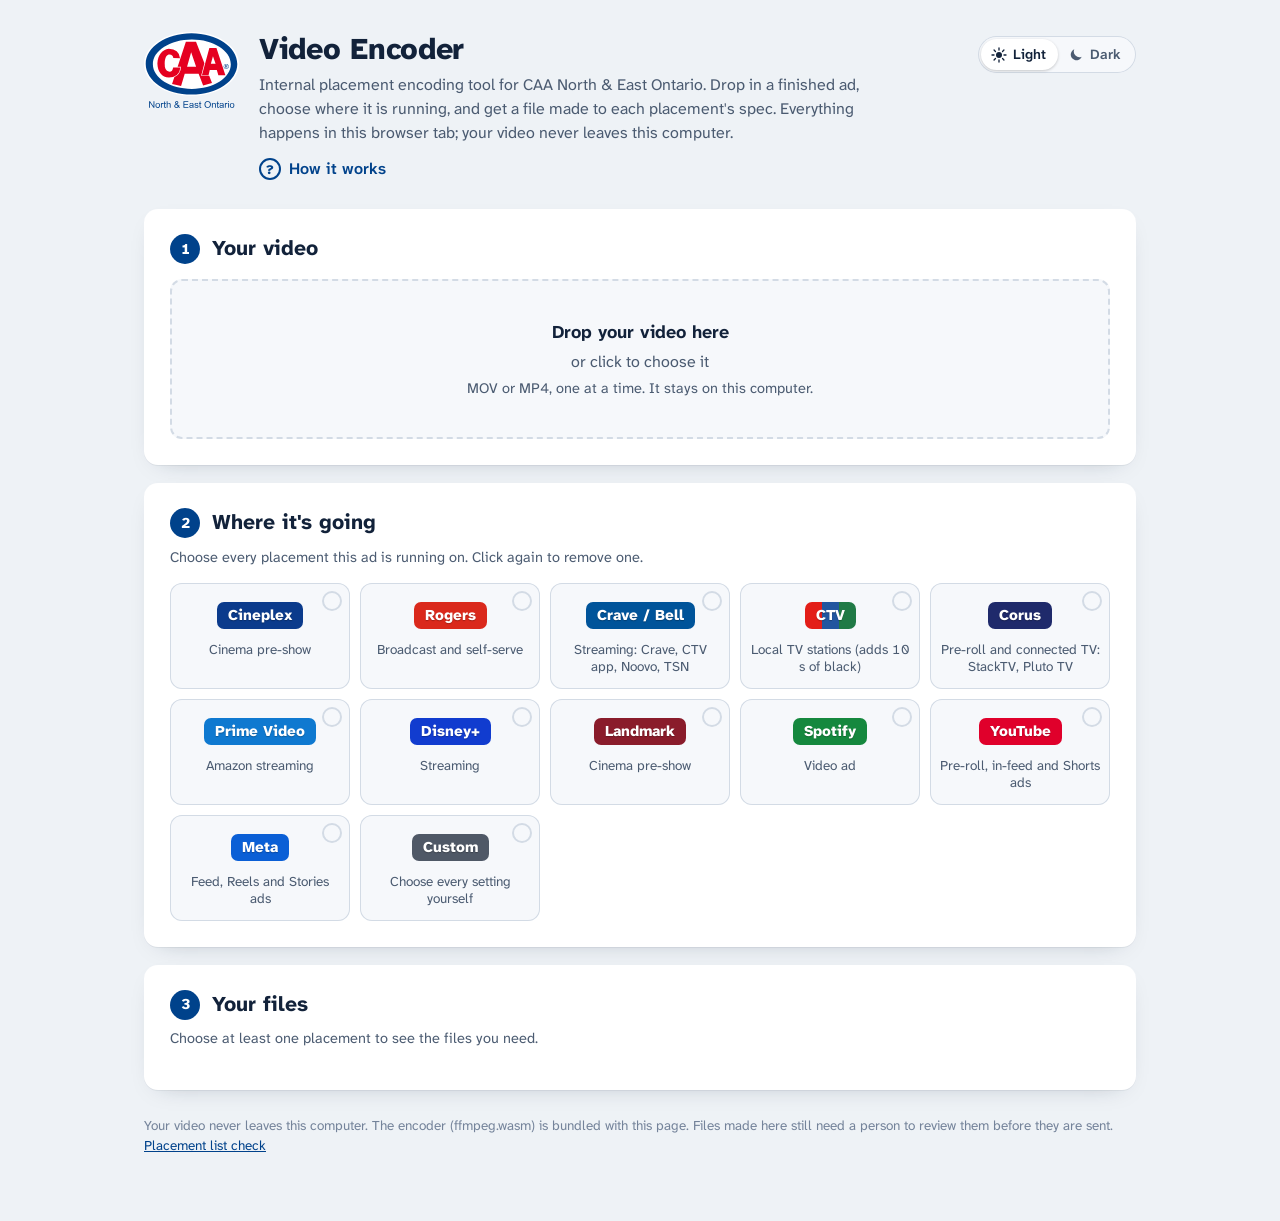
<file: index.html>
<!DOCTYPE html>
<html lang="en">
<head>
<meta charset="UTF-8">
<meta name="viewport" content="width=device-width, initial-scale=1.0">
<title>Video Encoder</title>
<script>
  // Theme before first paint: the saved choice, else the computer's setting.
  try { const t = localStorage.getItem('pe-theme'); if (t) document.documentElement.dataset.theme = t; } catch (e) {}
</script>
<link rel="stylesheet" href="css/app.css">
</head>
<body>
<div class="wrap">

<header class="top">
  <div class="head">
    <a class="brand" href="index.html" aria-label="CAA North &amp; East Ontario: Video Encoder home"><img class="logo logo-colour" src="img/caaneo-colour.svg" alt="CAA North &amp; East Ontario"><img class="logo logo-white" src="img/caaneo-white.svg" alt=""></a>
    <div>
    <h1>Video Encoder</h1>
    <p class="lede">Internal placement encoding tool for CAA North &amp; East Ontario. Drop in a finished ad, choose where it is running, and get a file made to each placement's spec. Everything happens in this browser tab; your video never leaves this computer.</p>
    <p class="lede-link"><a class="tool-link" href="guide.html" target="_blank" rel="noopener"><span class="q" aria-hidden="true">?</span>How it works<span class="sr-only"> (opens in a new tab)</span></a></p>
  </div></div>
  <nav class="top-tools" aria-label="Colour theme">
    <div class="theme-pick" role="group" aria-label="Colour theme">
      <button type="button" data-set-theme="light" aria-pressed="false"><svg viewBox="0 0 24 24" aria-hidden="true"><circle cx="12" cy="12" r="4.5" fill="currentColor"/><path d="M12 1.5v3M12 19.5v3M1.5 12h3M19.5 12h3M4.6 4.6l2.1 2.1M17.3 17.3l2.1 2.1M4.6 19.4l2.1-2.1M17.3 6.7l2.1-2.1" stroke="currentColor" stroke-width="2" stroke-linecap="round"/></svg>Light</button>
      <button type="button" data-set-theme="dark" aria-pressed="false"><svg viewBox="0 0 24 24" aria-hidden="true"><path d="M20.5 14.6A8.5 8.5 0 0 1 9.4 3.5a8.5 8.5 0 1 0 11.1 11.1z" fill="currentColor"/></svg>Dark</button>
    </div>
  </nav>
</header>

<div id="browser-msg" class="msgs"></div>

<!-- 1. VIDEO -->
<section class="step" id="step-video" aria-labelledby="h-video">
  <h2 id="h-video"><span class="n">1</span>Your video</h2>
  <div class="drop" id="drop" tabindex="0" role="button" aria-label="Choose a video file">
    <strong>Drop your video here</strong> or click to choose it
    <span class="hint">MOV or MP4, one at a time. It stays on this computer.</span>
    <input type="file" id="file" accept="video/*,.mov,.mp4,.m4v" hidden>
  </div>
  <div id="video-card" class="video-card" hidden>
    <div class="vc-head">
      <div><b id="vc-name"></b> <span class="hint" id="vc-size"></span></div>
      <button type="button" class="link" id="vc-replace">Choose another video</button>
    </div>
    <div id="vc-progress"></div>
    <div class="vc-body" id="vc-body" hidden>
      <div class="thumbs" id="vc-thumbs"></div>
      <dl class="facts" id="vc-facts"></dl>
    </div>
    <details class="tech"><summary>Technical details</summary><dl class="facts small" id="vc-tech"></dl></details>
  </div>
  <div id="video-msg" class="msgs"></div>
</section>

<!-- 2. PLACEMENTS -->
<section class="step" id="step-where" aria-labelledby="h-where">
  <h2 id="h-where"><span class="n">2</span>Where it's going</h2>
  <p class="hint">Choose every placement this ad is running on. Click again to remove one.</p>
  <div class="tiles" id="tiles"></div>
</section>

<!-- 3. FILES -->
<section class="step" id="step-files" aria-labelledby="h-files">
  <h2 id="h-files"><span class="n">3</span>Your files</h2>
  <p class="hint" id="files-intro">Choose at least one placement to see the files you need.</p>
  <div id="slips" class="slips"></div>
  <div class="make" id="make" hidden>
    <button type="button" class="primary" id="btn-make" disabled>Make the files</button>
    <button type="button" class="ghost" id="btn-cancel" hidden>Stop</button>
    <span class="hint" id="make-note"></span>
  </div>
  <div id="make-msg" class="msgs"></div>
</section>

<footer>Your video never leaves this computer. The encoder (ffmpeg.wasm) is bundled with this page. Files made here still need a person to review them before they are sent. <a href="check.html">Placement list check</a></footer>
</div>
<script type="module" src="js/app.js"></script>
<script src="js/theme.js"></script>
</body>
</html>
</file>
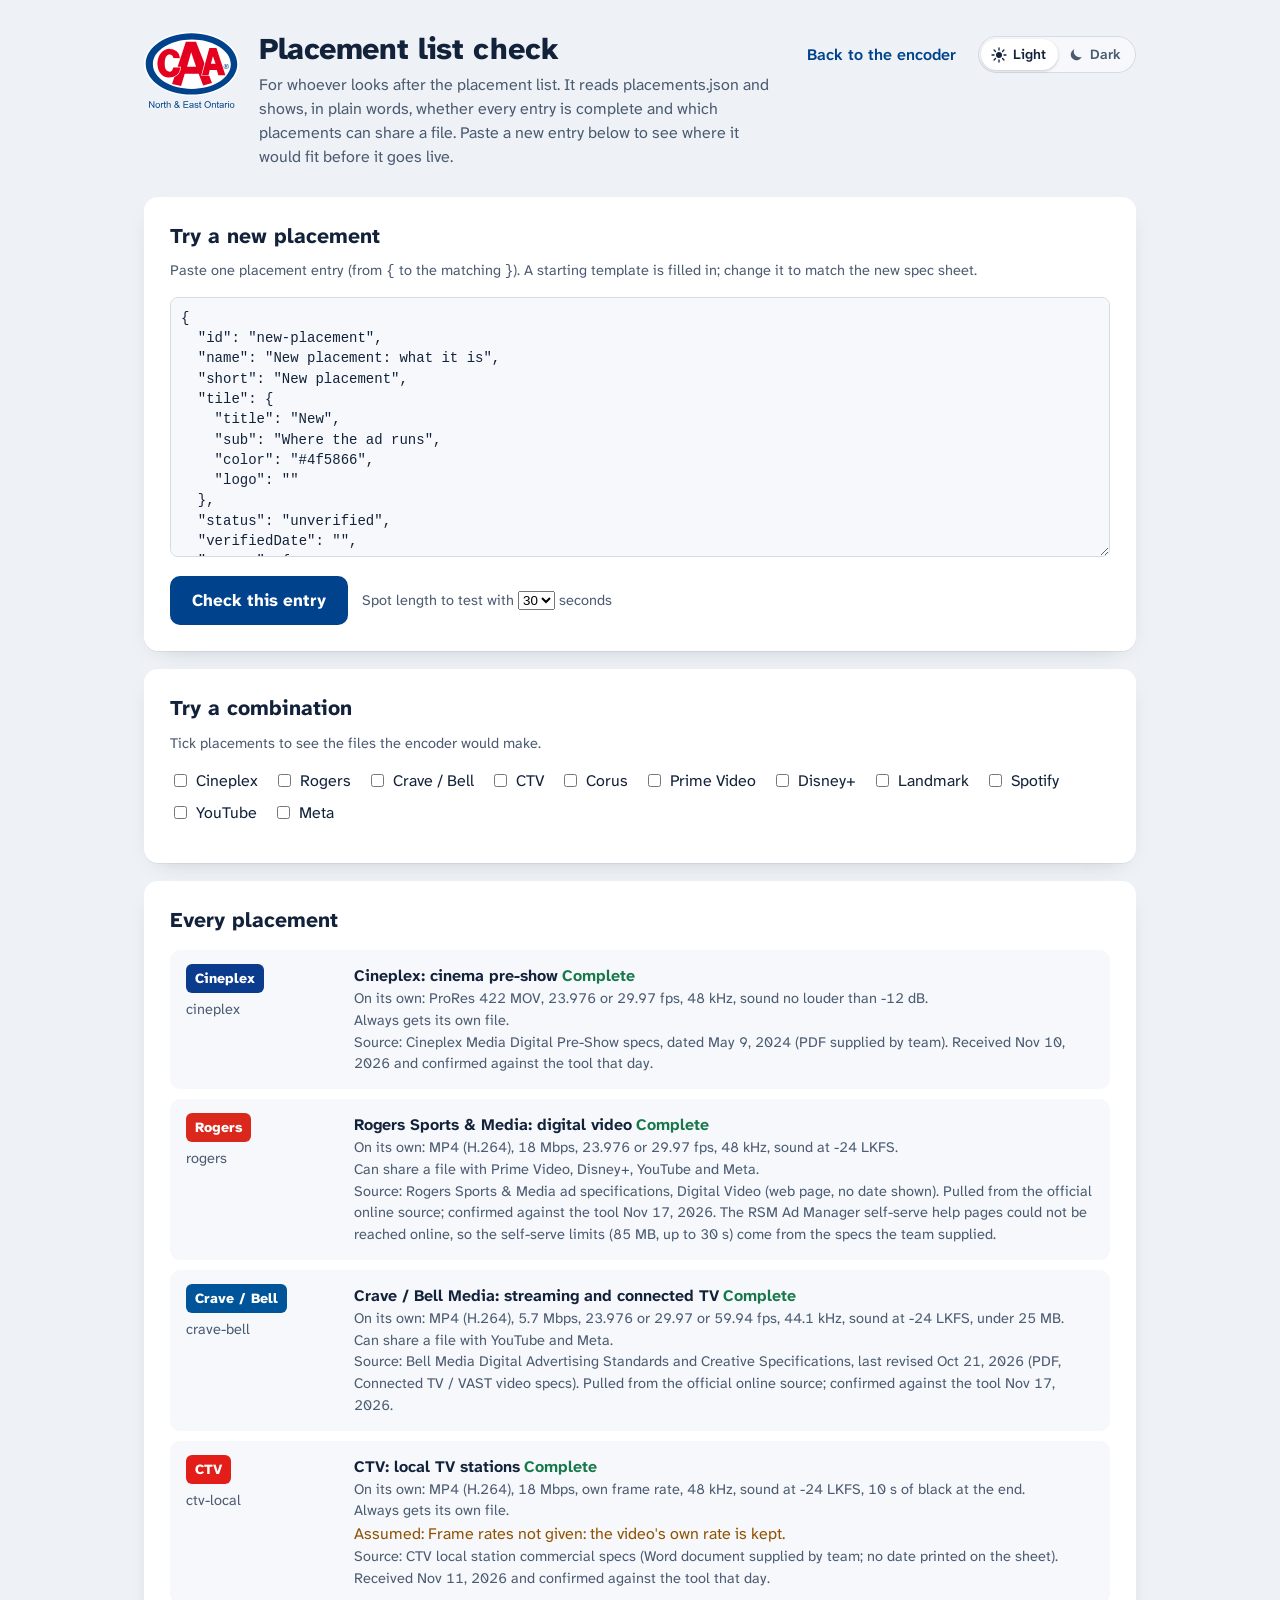
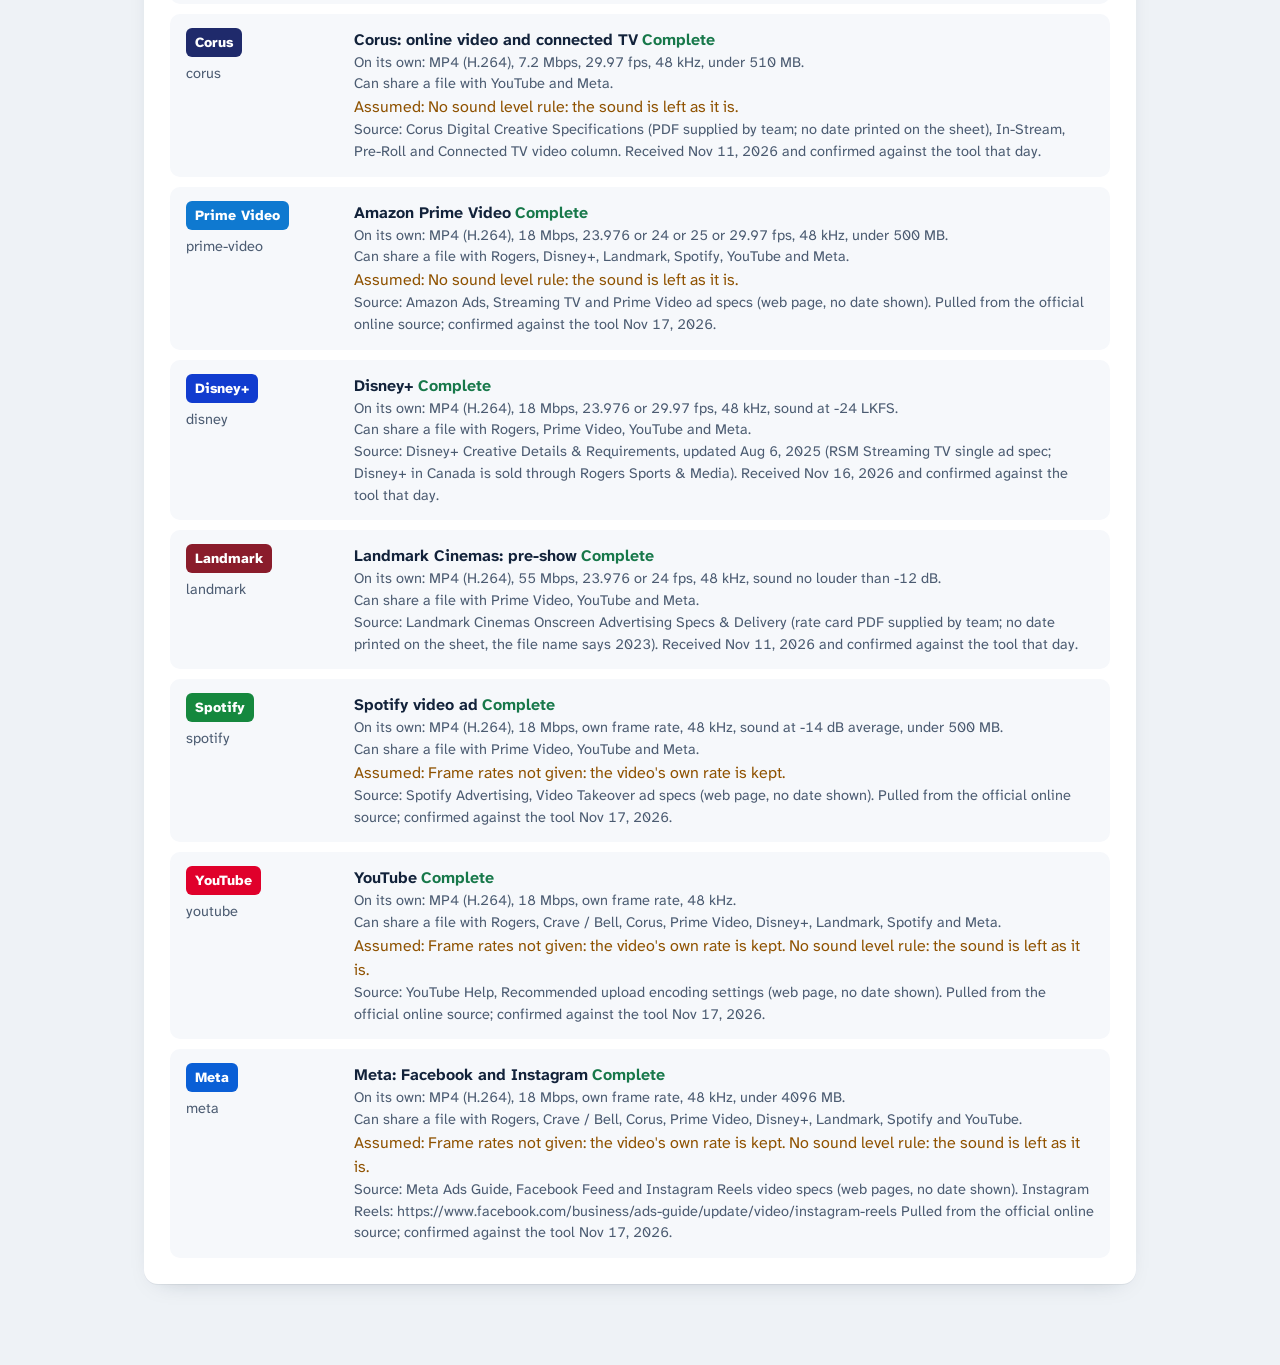
<file: check.html>
<!DOCTYPE html>
<html lang="en">
<head>
<meta charset="UTF-8">
<meta name="viewport" content="width=device-width, initial-scale=1.0">
<title>Placement list check</title>
<script>try { const t = localStorage.getItem('pe-theme'); if (t) document.documentElement.dataset.theme = t; } catch (e) {}</script>
<link rel="stylesheet" href="css/app.css">
<style>
  .grid-list { display: grid; gap: 10px; }
  .pl { display: grid; grid-template-columns: 150px 1fr; gap: 6px 18px; padding: 14px 16px; border-radius: 10px; background: var(--sheet-2); }
  .pl .who { display: grid; gap: 6px; align-content: start; }
  .pl .who .word { justify-self: start; font-size: 14px; font-weight: 800; color: #fff; background: var(--brand); padding: 4px 9px; border-radius: 6px; }
  .pl p { margin: 0; }
  .ok-t { color: var(--ok); font-weight: 700; }
  .bad-t { color: var(--bad); font-weight: 700; }
  .warn-t { color: var(--warn); }
  textarea { width: 100%; min-height: 260px; font: 14px/1.45 Consolas, "Cascadia Mono", monospace; color: var(--ink); background: var(--sheet-2); border: 1px solid var(--rule); border-radius: 8px; padding: 10px; }
  .combo { display: flex; flex-wrap: wrap; gap: 8px 16px; margin-bottom: 12px; }
  .combo label { display: flex; gap: 6px; align-items: center; }
  .filelist { display: grid; gap: 8px; }
  .filelist li { padding: 10px 12px; border-radius: 8px; background: var(--sheet-2); list-style: none; }
  .filelist { padding: 0; margin: 0; }
  @media (max-width: 760px) { .pl { grid-template-columns: 1fr; } }
</style>
</head>
<body>
<div class="wrap">
<header class="top">
  <div class="head">
    <a class="brand" href="index.html" aria-label="CAA North &amp; East Ontario: Video Encoder home"><img class="logo logo-colour" src="img/caaneo-colour.svg" alt="CAA North &amp; East Ontario"><img class="logo logo-white" src="img/caaneo-white.svg" alt=""></a>
    <div>
    <h1>Placement list check</h1>
    <p class="lede">For whoever looks after the placement list. It reads placements.json and shows, in plain words, whether every entry is complete and which placements can share a file. Paste a new entry below to see where it would fit before it goes live.</p>
  </div></div>
  <nav class="top-tools" aria-label="Page links and colour theme">
    <a class="tool-link" href="index.html">Back to the encoder</a>
    <div class="theme-pick" role="group" aria-label="Colour theme">
      <button type="button" data-set-theme="light" aria-pressed="false"><svg viewBox="0 0 24 24" aria-hidden="true"><circle cx="12" cy="12" r="4.5" fill="currentColor"/><path d="M12 1.5v3M12 19.5v3M1.5 12h3M19.5 12h3M4.6 4.6l2.1 2.1M17.3 17.3l2.1 2.1M4.6 19.4l2.1-2.1M17.3 6.7l2.1-2.1" stroke="currentColor" stroke-width="2" stroke-linecap="round"/></svg>Light</button>
      <button type="button" data-set-theme="dark" aria-pressed="false"><svg viewBox="0 0 24 24" aria-hidden="true"><path d="M20.5 14.6A8.5 8.5 0 0 1 9.4 3.5a8.5 8.5 0 1 0 11.1 11.1z" fill="currentColor"/></svg>Dark</button>
    </div>
  </nav>
</header>

<section class="step">
  <h2>Try a new placement</h2>
  <p class="hint">Paste one placement entry (from <code>{</code> to the matching <code>}</code>). A starting template is filled in; change it to match the new spec sheet.</p>
  <textarea id="draft" spellcheck="false"></textarea>
  <div class="make" style="border:0;padding-top:6px;margin-top:6px">
    <button type="button" class="primary" id="btn-try">Check this entry</button>
    <label class="hint">Spot length to test with <select id="len"><option>6</option><option>15</option><option selected>30</option><option>60</option></select> seconds</label>
  </div>
  <div id="try-out" class="msgs"></div>
</section>

<section class="step">
  <h2>Try a combination</h2>
  <p class="hint">Tick placements to see the files the encoder would make.</p>
  <div class="combo" id="combo"></div>
  <ul class="filelist" id="combo-out"></ul>
</section>

<section class="step">
  <h2>Every placement</h2>
  <div class="grid-list" id="all"></div>
</section>
</div>
<script type="module" src="js/check.js"></script>
<script src="js/theme.js"></script>
</body>
</html>
</file>
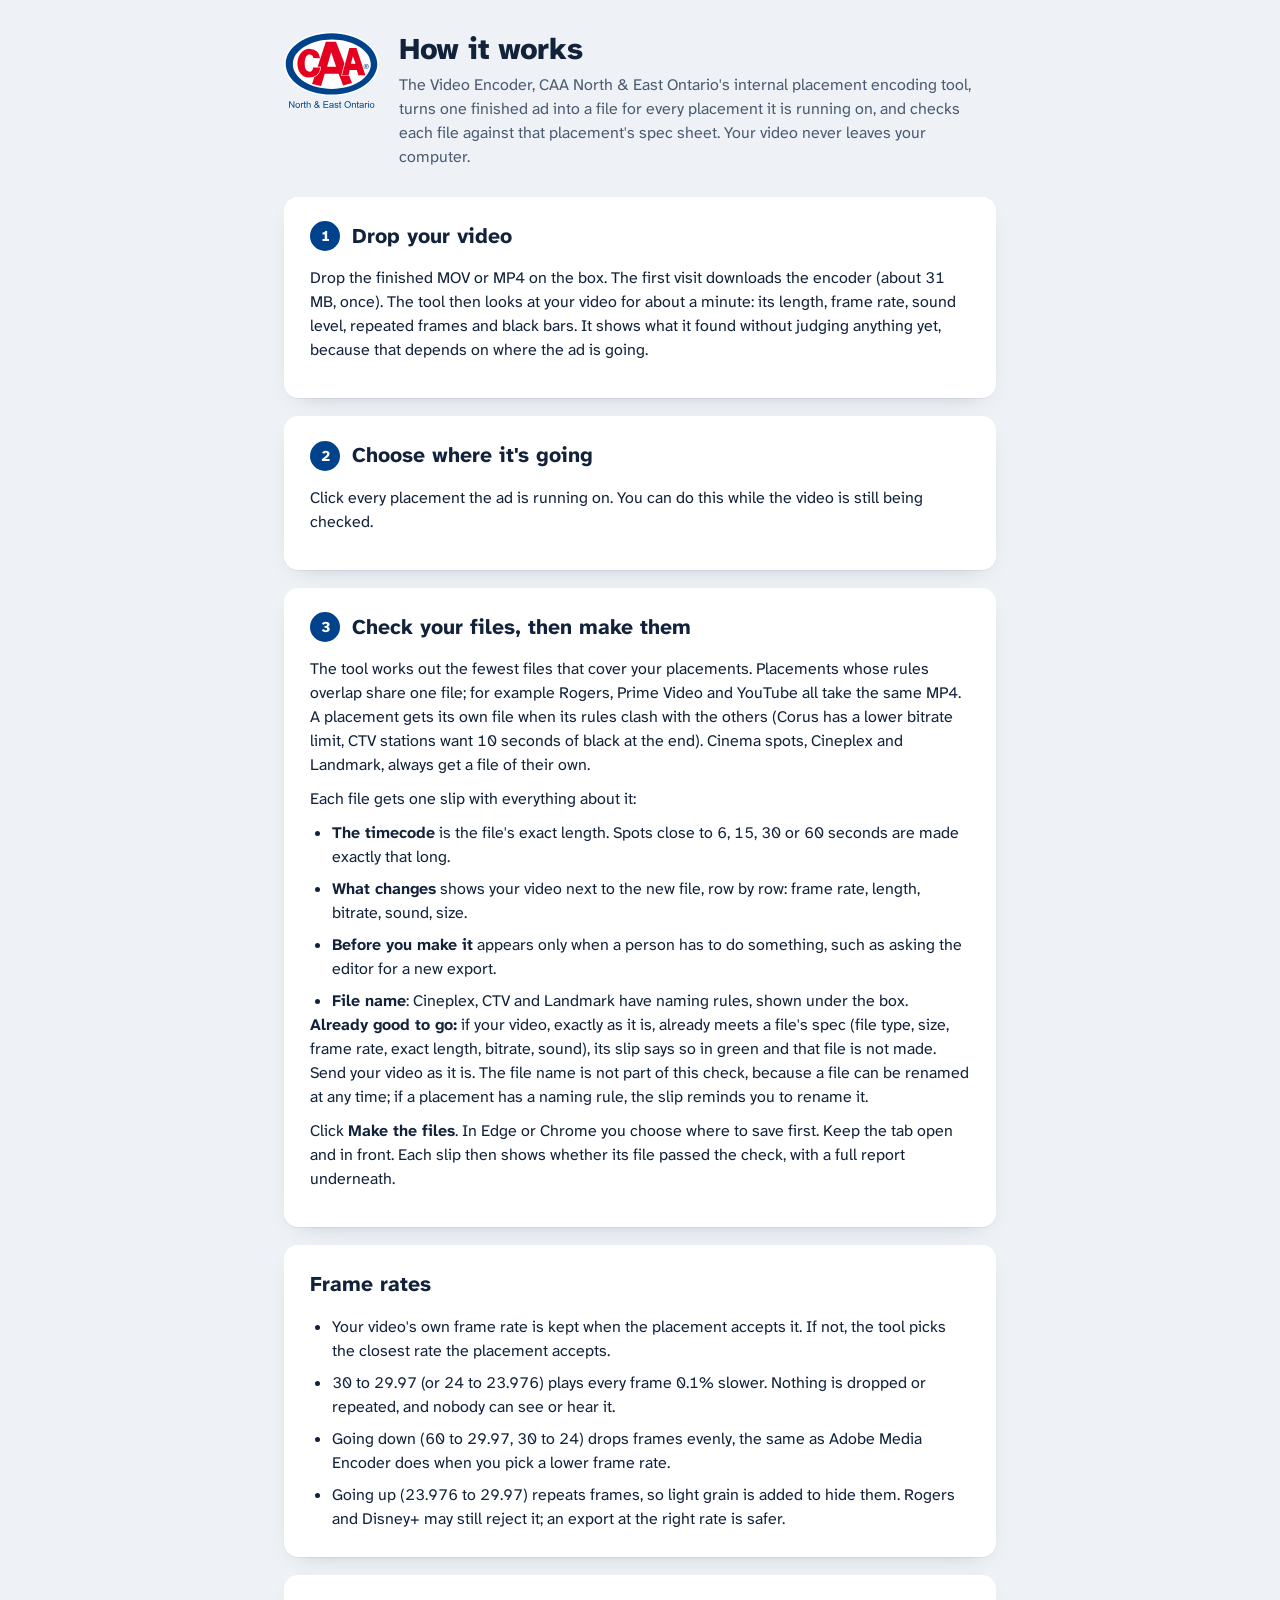
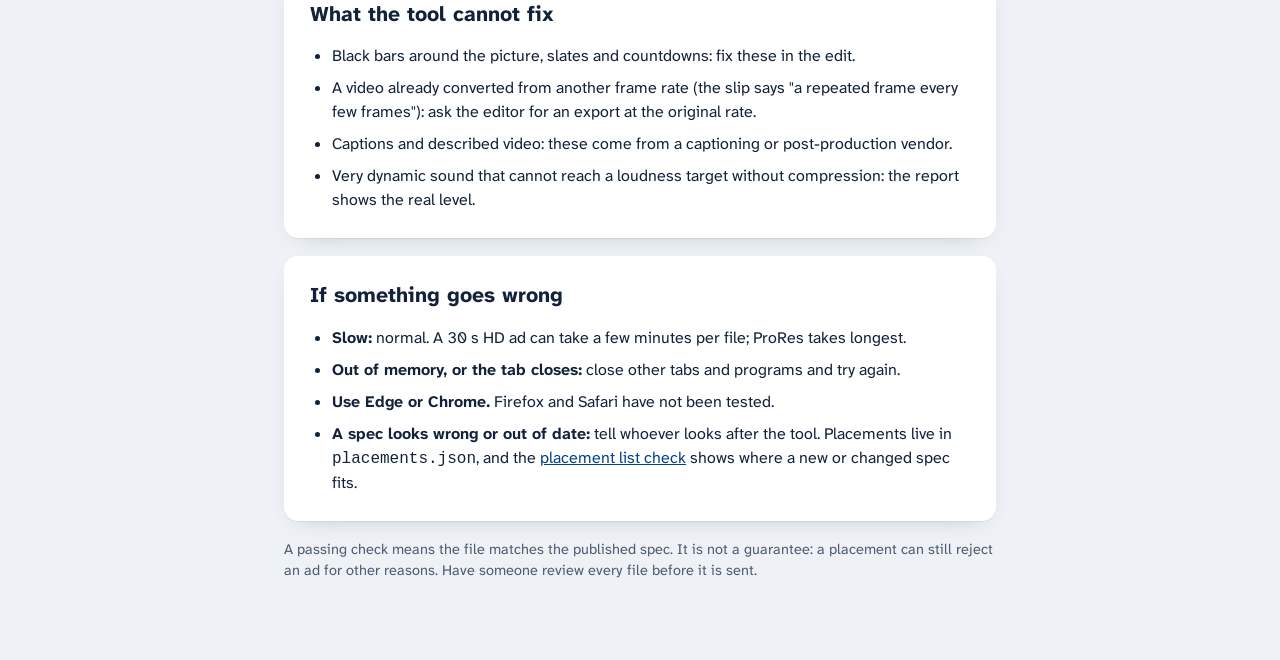
<file: guide.html>
<!DOCTYPE html>
<html lang="en">
<head>
<meta charset="UTF-8">
<meta name="viewport" content="width=device-width, initial-scale=1.0">
<title>How it works</title>
<script>try { const t = localStorage.getItem('pe-theme'); if (t) document.documentElement.dataset.theme = t; } catch (e) {}</script>
<link rel="stylesheet" href="css/app.css">
<style>
  .guide { max-width: 760px; }
  .guide .step ol, .guide .step ul { margin: 0; padding-left: 22px; display: grid; gap: 8px; }
  .guide .step p { margin: 0 0 10px; }
</style>
</head>
<body>
<div class="wrap guide">
  <header class="top">
    <div class="head">
      <a class="brand" href="index.html" aria-label="CAA North &amp; East Ontario: Video Encoder home"><img class="logo logo-colour" src="img/caaneo-colour.svg" alt="CAA North &amp; East Ontario"><img class="logo logo-white" src="img/caaneo-white.svg" alt=""></a>
      <div>
      <h1>How it works</h1>
      <p class="lede">The Video Encoder, CAA North &amp; East Ontario's internal placement encoding tool, turns one finished ad into a file for every placement it is running on, and checks each file against that placement's spec sheet. Your video never leaves your computer.</p>
    </div></div>
  </header>

  <section class="step">
    <h2><span class="n">1</span>Drop your video</h2>
    <p>Drop the finished MOV or MP4 on the box. The first visit downloads the encoder (about 31 MB, once). The tool then looks at your video for about a minute: its length, frame rate, sound level, repeated frames and black bars. It shows what it found without judging anything yet, because that depends on where the ad is going.</p>
  </section>

  <section class="step">
    <h2><span class="n">2</span>Choose where it's going</h2>
    <p>Click every placement the ad is running on. You can do this while the video is still being checked.</p>
  </section>

  <section class="step">
    <h2><span class="n">3</span>Check your files, then make them</h2>
    <p>The tool works out the fewest files that cover your placements. Placements whose rules overlap share one file; for example Rogers, Prime Video and YouTube all take the same MP4. A placement gets its own file when its rules clash with the others (Corus has a lower bitrate limit, CTV stations want 10 seconds of black at the end). Cinema spots, Cineplex and Landmark, always get a file of their own.</p>
    <p>Each file gets one slip with everything about it:</p>
    <ul>
      <li><b>The timecode</b> is the file's exact length. Spots close to 6, 15, 30 or 60 seconds are made exactly that long.</li>
      <li><b>What changes</b> shows your video next to the new file, row by row: frame rate, length, bitrate, sound, size.</li>
      <li><b>Before you make it</b> appears only when a person has to do something, such as asking the editor for a new export.</li>
      <li><b>File name</b>: Cineplex, CTV and Landmark have naming rules, shown under the box.</li>
    </ul>
    <p><b>Already good to go:</b> if your video, exactly as it is, already meets a file's spec (file type, size, frame rate, exact length, bitrate, sound), its slip says so in green and that file is not made. Send your video as it is. The file name is not part of this check, because a file can be renamed at any time; if a placement has a naming rule, the slip reminds you to rename it.</p>
    <p>Click <b>Make the files</b>. In Edge or Chrome you choose where to save first. Keep the tab open and in front. Each slip then shows whether its file passed the check, with a full report underneath.</p>
  </section>

  <section class="step">
    <h2>Frame rates</h2>
    <ul>
      <li>Your video's own frame rate is kept when the placement accepts it. If not, the tool picks the closest rate the placement accepts.</li>
      <li>30 to 29.97 (or 24 to 23.976) plays every frame 0.1% slower. Nothing is dropped or repeated, and nobody can see or hear it.</li>
      <li>Going down (60 to 29.97, 30 to 24) drops frames evenly, the same as Adobe Media Encoder does when you pick a lower frame rate.</li>
      <li>Going up (23.976 to 29.97) repeats frames, so light grain is added to hide them. Rogers and Disney+ may still reject it; an export at the right rate is safer.</li>
    </ul>
  </section>

  <section class="step">
    <h2>What the tool cannot fix</h2>
    <ul>
      <li>Black bars around the picture, slates and countdowns: fix these in the edit.</li>
      <li>A video already converted from another frame rate (the slip says "a repeated frame every few frames"): ask the editor for an export at the original rate.</li>
      <li>Captions and described video: these come from a captioning or post-production vendor.</li>
      <li>Very dynamic sound that cannot reach a loudness target without compression: the report shows the real level.</li>
    </ul>
  </section>

  <section class="step">
    <h2>If something goes wrong</h2>
    <ul>
      <li><b>Slow:</b> normal. A 30 s HD ad can take a few minutes per file; ProRes takes longest.</li>
      <li><b>Out of memory, or the tab closes:</b> close other tabs and programs and try again.</li>
      <li><b>Use Edge or Chrome.</b> Firefox and Safari have not been tested.</li>
      <li><b>A spec looks wrong or out of date:</b> tell whoever looks after the tool. Placements live in <code>placements.json</code>, and the <a href="check.html">placement list check</a> shows where a new or changed spec fits.</li>
    </ul>
  </section>

  <p class="hint">A passing check means the file matches the published spec. It is not a guarantee: a placement can still reject an ad for other reasons. Have someone review every file before it is sent.</p>
</div>
</body>
</html>
</file>
<file: css/app.css>
/* Placement Encoder
   A delivery docket, not an editing suite: calm sheets of paper, deep ink, CAA blue
   for actions, and colour reserved for two jobs only: the placements' own brand
   badges, and status (green done, amber look at this, red cannot send).
   The one loud element is the timecode on each file slip: length is what a spot is
   bought and judged by. */

@font-face {
  font-family: "Atkinson Next";
  src: url("../fonts/atkinson-next.woff2") format("woff2");
  font-weight: 200 800;
  font-display: swap;
}

:root {
  --paper: #eef2f6;
  --sheet: #ffffff;
  --sheet-2: #f6f8fb;
  --ink: #12223a;
  --ink-2: #4b5b71;
  --ink-3: #74839a;
  --rule: #d3dbe5;
  --accent: #00428b;          /* CAA NEO blue, from the brand kit logo (dark mode uses a lighter tint for contrast) */
  --accent-ink: #ffffff;
  --accent-soft: #e2ecfa;
  --ok: #17784a;   --ok-soft: #e1f3ea;
  --warn: #8f5200; --warn-soft: #fcefd9;
  --bad: #b4261a;  --bad-soft: #fbe4e1;
  --focus: #00428b;
  --shadow: 0 1px 0 rgba(18, 34, 58, .06), 0 8px 24px -16px rgba(18, 34, 58, .35);
  color-scheme: light;
}
@media (prefers-color-scheme: dark) {
  :root:not([data-theme="light"]) {
    --paper: #0f1620; --sheet: #17202c; --sheet-2: #1d2734;
    --ink: #e7edf5; --ink-2: #a3b1c2; --ink-3: #7d8b9d; --rule: #2b3848;
    --accent: #6ea8f7; --accent-ink: #0b1520; --accent-soft: #1d3150;
    --ok: #4cc38a; --ok-soft: #173326; --warn: #f2a541; --warn-soft: #3a2b14; --bad: #f27a6e; --bad-soft: #3d1d1b;
    --focus: #8dbbff; --shadow: 0 1px 0 rgba(0, 0, 0, .3), 0 10px 28px -18px rgba(0, 0, 0, .8);
    color-scheme: dark;
  }
}
:root[data-theme="dark"] {
  --paper: #0f1620; --sheet: #17202c; --sheet-2: #1d2734;
  --ink: #e7edf5; --ink-2: #a3b1c2; --ink-3: #7d8b9d; --rule: #2b3848;
  --accent: #6ea8f7; --accent-ink: #0b1520; --accent-soft: #1d3150;
  --ok: #4cc38a; --ok-soft: #173326; --warn: #f2a541; --warn-soft: #3a2b14; --bad: #f27a6e; --bad-soft: #3d1d1b;
  --focus: #8dbbff; --shadow: 0 1px 0 rgba(0, 0, 0, .3), 0 10px 28px -18px rgba(0, 0, 0, .8);
  color-scheme: dark;
}

* { box-sizing: border-box; }
html { -webkit-text-size-adjust: 100%; }
body {
  margin: 0; background: var(--paper); color: var(--ink);
  font-family: "Atkinson Next", "Segoe UI", system-ui, sans-serif;
  font-size: 16px; line-height: 1.5; font-variant-numeric: tabular-nums;
  transition: background-color .25s ease, color .25s ease;
}
.wrap { max-width: 1040px; margin: 0 auto; padding: 32px 24px 64px; }
a { color: var(--accent); }
:focus-visible { outline: 3px solid var(--focus); outline-offset: 2px; border-radius: 6px; }
[hidden] { display: none !important; }
.hint { color: var(--ink-2); font-size: 14.5px; }
b, strong { font-weight: 700; }

/* ---------- header ---------- */
.top { display: flex; flex-wrap: wrap; justify-content: space-between; gap: 16px 24px; align-items: flex-start; margin-bottom: 28px; }
/* CAA NEO logo from the brand kit: colour on light, white on dark. */
.head { display: flex; align-items: flex-start; gap: 20px; flex: 1 1 440px; min-width: 0; }
.brand { flex-shrink: 0; line-height: 0; }
.logo { height: 76px; width: auto; display: block; }
.logo-white { display: none; }
:root[data-theme="dark"] .logo-colour { display: none; }
:root[data-theme="dark"] .logo-white { display: block; }
@media (prefers-color-scheme: dark) { :root:not([data-theme="light"]) .logo-colour { display: none; } :root:not([data-theme="light"]) .logo-white { display: block; } }
@media (max-width: 560px) { .head { flex-direction: column; align-items: flex-start; gap: 12px; } .logo { height: 60px; } }
.top h1 { margin: 0 0 6px; font-size: 30px; line-height: 1.15; font-weight: 800; letter-spacing: -.01em; }
.lede { margin: 0; color: var(--ink-2); max-width: 60ch; }
.top-tools { display: flex; align-items: center; gap: 22px; flex-shrink: 0; padding-top: 4px; }
/* A plain link, so it never reads as part of the theme control beside it. */
.tool-link { display: inline-flex; align-items: center; gap: 8px; font-weight: 600; text-decoration: none; }
.tool-link:hover { text-decoration: underline; }
.lede-link { margin: 12px 0 0; }
.tool-link .q { display: inline-grid; place-items: center; width: 22px; height: 22px; border-radius: 50%; border: 2px solid currentColor; font-size: 13px; font-weight: 800; line-height: 1; }
/* Light / Dark: two labelled choices, the current one raised. */
.theme-pick { display: inline-flex; padding: 3px; border-radius: 999px; background: var(--sheet-2); box-shadow: inset 0 0 0 1px var(--rule); }
.theme-pick button { all: unset; cursor: pointer; display: inline-flex; align-items: center; gap: 6px; padding: 5px 12px 5px 10px; border-radius: 999px; font-size: 14px; font-weight: 600; color: var(--ink-2); transition: background-color .15s, color .15s; }
.theme-pick button svg { width: 16px; height: 16px; flex-shrink: 0; }
.theme-pick button:hover { color: var(--ink); }
.theme-pick button[aria-pressed="true"] { background: var(--sheet); color: var(--ink); box-shadow: 0 1px 3px rgba(0, 0, 0, .2); cursor: default; }
.theme-pick button:focus-visible { outline: 3px solid var(--focus); outline-offset: 1px; }

/* ---------- steps ---------- */
.step { background: var(--sheet); border-radius: 14px; padding: 24px 26px 26px; margin-bottom: 18px; box-shadow: var(--shadow); }
.step h2 { display: flex; align-items: center; gap: 12px; margin: 0 0 14px; font-size: 21px; font-weight: 750; }
.step h2 .n {
  display: inline-grid; place-items: center; width: 30px; height: 30px; border-radius: 50%;
  background: var(--accent); color: var(--accent-ink); font-size: 15px; font-weight: 800;
}
.step > .hint { margin: -6px 0 14px; }

/* ---------- 1. video ---------- */
.drop {
  display: grid; gap: 4px; justify-items: center; text-align: center; padding: 38px 20px; cursor: pointer;
  border: 2px dashed var(--rule); border-radius: 12px; background: var(--sheet-2); color: var(--ink-2);
  transition: border-color .15s, background-color .15s;
}
.drop strong { color: var(--ink); font-size: 18px; }
.drop:hover, .drop.over { border-color: var(--accent); background: var(--accent-soft); }
.video-card { display: grid; gap: 14px; }
.vc-head { display: flex; justify-content: space-between; gap: 12px; align-items: baseline; flex-wrap: wrap; }
.vc-head b { font-size: 17px; overflow-wrap: anywhere; }
.vc-body { display: grid; grid-template-columns: minmax(0, 1.35fr) minmax(0, 1fr); gap: 20px; align-items: start; }
.thumbs { display: grid; grid-template-columns: repeat(3, 1fr); gap: 8px; }
.thumbs figure { margin: 0; }
.thumbs img { width: 100%; display: block; border-radius: 6px; background: #000; aspect-ratio: 16 / 9; object-fit: contain; }
.thumbs figcaption { font-size: 13px; color: var(--ink-3); margin-top: 3px; }
.facts { display: grid; grid-template-columns: auto 1fr; gap: 6px 16px; margin: 0; }
.facts dt { color: var(--ink-2); }
.facts dd { margin: 0; font-weight: 650; }
.facts.small { font-size: 14px; gap: 3px 14px; }
details.tech > summary, details.more > summary { cursor: pointer; color: var(--ink-2); font-size: 14.5px; }
details.tech[open] > summary { margin-bottom: 8px; }
button.link { all: unset; cursor: pointer; color: var(--accent); font-weight: 600; font-size: 15px; }
button.link:hover { text-decoration: underline; }

/* progress (used in the video card and in each file slip) */
.progress { display: grid; gap: 6px; }
.progress .what { font-weight: 650; }
.bar { height: 8px; border-radius: 99px; background: var(--sheet-2); box-shadow: inset 0 0 0 1px var(--rule); overflow: hidden; }
.bar i { display: block; height: 100%; width: 0; background: var(--accent); border-radius: 99px; transition: width .3s ease; }
.bar.indet i { width: 35%; animation: slide 1.2s ease-in-out infinite; }
@keyframes slide { from { transform: translateX(-110%); } to { transform: translateX(310%); } }
.progress .meta { display: flex; gap: 16px; font-size: 13.5px; color: var(--ink-3); }

/* ---------- 2. tiles ---------- */
.tiles { display: grid; grid-template-columns: repeat(auto-fill, minmax(150px, 1fr)); gap: 10px; }
.tile {
  all: unset; box-sizing: border-box; cursor: pointer; position: relative; display: grid; gap: 8px; justify-items: center;
  align-content: start; text-align: center; padding: 16px 10px 13px; border-radius: 12px;
  background: var(--sheet-2); box-shadow: inset 0 0 0 1px var(--rule); transition: box-shadow .15s, background-color .15s;
}
.tile:hover { box-shadow: inset 0 0 0 1px var(--ink-3); }
.tile .logo { height: 34px; display: grid; place-items: center; }
.tile .logo img { max-height: 34px; max-width: 120px; }
.tile .word {
  font-size: 15px; font-weight: 800; color: #fff; background: var(--brand); padding: 5px 11px; border-radius: 7px;
  line-height: 1.1; text-shadow: 0 1px 1px rgba(0, 0, 0, .25);
}
.tile .sub { font-size: 13.5px; line-height: 1.3; color: var(--ink-2); }
.tile .chk {
  position: absolute; top: 8px; right: 8px; width: 20px; height: 20px; border-radius: 50%;
  box-shadow: inset 0 0 0 2px var(--rule); display: grid; place-items: center; font-size: 12px; color: transparent;
}
.tile[aria-pressed="true"] { background: var(--accent-soft); box-shadow: inset 0 0 0 2px var(--accent); }
.tile[aria-pressed="true"] .chk { background: var(--accent); box-shadow: none; color: var(--accent-ink); }
.tile:disabled { cursor: default; opacity: .6; }

/* ---------- 3. file slips ---------- */
.slips { display: grid; gap: 16px; }
.slip {
  border-radius: 12px; background: var(--sheet); box-shadow: inset 0 0 0 1px var(--rule);
  overflow: hidden; position: relative;
}
/* The left edge reads like the coloured stripe on a traffic docket: it carries the status. */
.slip::before { content: ""; position: absolute; inset: 0 auto 0 0; width: 5px; background: var(--rule); }
.slip.st-ok::before { background: var(--ok); }
.slip.st-warn::before { background: var(--warn); }
.slip.st-bad::before { background: var(--bad); }
.slip.st-run::before { background: var(--accent); }
.slip-head { display: flex; justify-content: space-between; gap: 12px; align-items: flex-start; padding: 16px 20px 0 24px; flex-wrap: wrap; }
.slip-of { margin: 0 0 6px; font-size: 14px; color: var(--ink-3); font-weight: 600; }
.slip-title { margin: 0; display: flex; gap: 8px; flex-wrap: wrap; }
.slip-title .word { font-size: 19px; font-weight: 800; color: #fff; background: var(--brand); padding: 6px 13px; border-radius: 8px; text-shadow: 0 1px 1px rgba(0, 0, 0, .25); }
.slip-for { margin: 2px 0 0; color: var(--ink-2); font-size: 15px; }
.badges { display: flex; gap: 6px; flex-wrap: wrap; margin-top: 8px; }
.badges .word { font-size: 12.5px; font-weight: 800; color: #fff; background: var(--brand); padding: 3px 8px; border-radius: 6px; }
.status {
  font-size: 14px; font-weight: 700; padding: 4px 10px; border-radius: 99px; white-space: nowrap;
  background: var(--sheet-2); color: var(--ink-2);
}
.status.ok { background: var(--ok-soft); color: var(--ok); }
.status.warn { background: var(--warn-soft); color: var(--warn); }
.status.bad { background: var(--bad-soft); color: var(--bad); }
.status.run { background: var(--accent-soft); color: var(--accent); }
.status.need { background: var(--warn); color: var(--sheet); }
.slip.st-need::before { background: var(--warn); }

.readout { display: flex; gap: 22px 32px; align-items: flex-end; flex-wrap: wrap; padding: 14px 20px 14px 24px; margin-top: 12px; border-block: 1px solid var(--rule); background: var(--sheet-2); }
.tc { line-height: 1; }
.tc .t { display: block; font-size: 38px; font-weight: 800; letter-spacing: .01em; }
.tc .t .ff { color: var(--ink-3); }
.tc .u { display: block; font-size: 13.5px; color: var(--ink-2); margin-top: 6px; }
.specs { display: grid; grid-template-columns: repeat(5, auto); gap: 2px 22px; margin: 0; }
.specs dt { font-size: 13px; color: var(--ink-3); grid-row: 1; }
.specs dd { margin: 0; font-weight: 700; font-size: 15.5px; grid-row: 2; }

.slip-body { display: grid; grid-template-columns: 1fr 1fr; gap: 18px 28px; padding: 16px 20px 6px 24px; }
.slip-body h4 { margin: 0 0 6px; font-size: 15px; font-weight: 750; }
.items { list-style: none; margin: 0; padding: 0; display: grid; gap: 8px; }
.items li { padding-left: 22px; position: relative; }
.items li::before { position: absolute; left: 0; top: 0; font-weight: 800; }
.items.do li::before { content: "\2192"; color: var(--accent); }
.items.todo li.warn::before { content: "!"; color: var(--warn); left: 5px; }
.items.todo li.bad::before { content: "\2715"; color: var(--bad); }
.items.good li::before { content: "i"; color: var(--ink-3); left: 5px; font-style: italic; font-family: Georgia, serif; }
.items small { display: block; color: var(--ink-2); font-size: 14px; line-height: 1.4; }
.items .none { color: var(--ink-2); }
.items .none::before { content: "\2713"; color: var(--ok); }
.slip .good-wrap { grid-column: 1 / -1; }

.names { padding: 10px 20px 4px 24px; display: grid; gap: 10px; }
.name-row label { display: block; font-weight: 700; font-size: 15px; margin-bottom: 4px; }
.name-row .for { font-weight: 500; color: var(--ink-2); }
.name-field { display: flex; align-items: center; gap: 6px; max-width: 560px; }
.name-field input {
  flex: 1; min-width: 0; font: inherit; color: var(--ink); background: var(--sheet-2); border: 1px solid var(--rule);
  border-radius: 8px; padding: 8px 10px;
}
.name-field input:focus { border-color: var(--accent); outline: none; box-shadow: 0 0 0 3px var(--accent-soft); }
.name-field .ext { color: var(--ink-2); }
.name-msg { font-size: 14px; margin-top: 4px; }
.name-msg.warn { color: var(--warn); }
.name-msg.bad { color: var(--bad); }
.name-msg.rule { color: var(--ink-2); }

.slip-foot { display: flex; gap: 18px; flex-wrap: wrap; padding: 10px 20px 16px 24px; }
.slip-foot details { flex: 1 1 100%; }
.slip-foot details > summary { cursor: pointer; color: var(--accent); font-weight: 600; font-size: 15px; width: fit-content; }
.slip-foot details[open] > summary { margin-bottom: 10px; }
.spec-list { display: grid; gap: 12px; margin: 0; padding: 0; list-style: none; }
.spec-list li { padding: 10px 12px; border-radius: 8px; background: var(--sheet-2); }
.spec-list .src { font-size: 13.5px; color: var(--ink-2); }
.spec-list ul { margin: 6px 0 0; padding-left: 18px; font-size: 14.5px; }
.conf { font-size: 12.5px; font-weight: 700; padding: 2px 7px; border-radius: 6px; margin-left: 6px; }
.conf.no { background: var(--warn-soft); color: var(--warn); }
.conf.yes { background: var(--ok-soft); color: var(--ok); }

.settings { display: grid; grid-template-columns: repeat(auto-fill, minmax(210px, 1fr)); gap: 12px; }
.settings label { display: grid; gap: 4px; font-size: 14.5px; font-weight: 600; }
.settings select, .settings input {
  font: inherit; font-weight: 500; color: var(--ink); background: var(--sheet-2); border: 1px solid var(--rule); border-radius: 8px; padding: 7px 9px;
}
.settings .hint { grid-column: 1 / -1; margin: 0; }

.zone-frame { position: relative; width: min(100%, 420px); border-radius: 6px; overflow: hidden; background: #000; }
.zone-frame img { width: 100%; display: block; }
.zone { position: absolute; box-sizing: border-box; pointer-events: none; }
.zone.safe { border: 2px dashed #5fd38f; box-shadow: 0 0 0 999px rgba(0, 0, 0, .45); }
.zone.avoid { border: 2px solid #ff7a6b; background: rgba(255, 122, 107, .3); }

.slip-run { padding: 4px 20px 16px 24px; }
.result { display: grid; gap: 10px; }
.result .line { font-weight: 700; }
.result.ok .line { color: var(--ok); }
.result.warn .line { color: var(--warn); }
.result.bad .line { color: var(--bad); }
.result .row { display: flex; gap: 12px; align-items: center; flex-wrap: wrap; }
.result .saved { display: grid; gap: 8px; padding: 12px 14px; border-radius: 10px; background: var(--sheet-2); }
.result .saved b { overflow-wrap: anywhere; }
button.primary.small { font-size: 15px; padding: 8px 16px; border-radius: 8px; }
table.report { width: 100%; border-collapse: collapse; font-size: 14px; margin-top: 8px; }
table.report th, table.report td { text-align: left; padding: 6px 8px; border-bottom: 1px solid var(--rule); vertical-align: top; }
table.report th { color: var(--ink-2); font-weight: 650; }
.tag { font-size: 12px; font-weight: 800; padding: 2px 6px; border-radius: 5px; }
.tag.pass { background: var(--ok-soft); color: var(--ok); }
.tag.warn { background: var(--warn-soft); color: var(--warn); }
.tag.fail { background: var(--bad-soft); color: var(--bad); }
.tag.info { background: var(--sheet-2); color: var(--ink-2); }

/* What changes: your video next to the new file. The main message of a slip that needs a file. */
/* Amber, like the green "good to go" box: something will happen to this video. */
.changes { margin: 16px 20px 4px 24px; padding: 16px 18px 10px; border-radius: 10px; background: var(--warn-soft); }
.changes-line { margin: 0; font-size: 20px; font-weight: 800; color: var(--warn); }
.changes-line::before { content: "!"; display: inline-grid; place-items: center; width: 26px; height: 26px; margin-right: 10px; border-radius: 50%; background: var(--warn); color: var(--sheet); font-size: 16px; font-weight: 800; vertical-align: 2px; }
.changes-sub { margin: 6px 0 12px; }
.changes table.diff td, .changes table.diff tbody th { border-top-color: color-mix(in srgb, var(--warn) 22%, transparent); }
table.diff { width: 100%; border-collapse: collapse; }
table.diff thead th { font-size: 13px; font-weight: 650; color: var(--ink-3); text-align: left; padding: 0 10px 6px 0; }
table.diff tbody th { text-align: left; font-weight: 650; color: var(--ink-2); padding: 9px 12px 9px 0; vertical-align: top; white-space: nowrap; width: 1%; }
table.diff td { padding: 9px 10px 9px 0; vertical-align: top; border-top: 1px solid var(--rule); }
table.diff tbody th { border-top: 1px solid var(--rule); }
table.diff td.from { color: var(--ink-2); }
table.diff td.arrow { color: var(--accent); font-weight: 800; width: 1%; }
table.diff td.to { font-weight: 750; }
table.diff td.to small { display: block; font-weight: 500; color: var(--ink-2); font-size: 14px; margin-top: 2px; }
.todo-box, .good-box { margin: 14px 20px 0 24px; }
.todo-box h4, .good-box h4 { margin: 0 0 6px; font-size: 15px; font-weight: 750; }

/* The video is already good to go for this file: the loudest "you're done" on the page. */
.asis { margin: 16px 20px 6px 24px; padding: 16px 18px; border-radius: 10px; background: var(--ok-soft); display: grid; gap: 8px; justify-items: start; }
.asis-line { margin: 0; font-size: 20px; font-weight: 800; color: var(--ok); }
.asis-line::before { content: "\2713"; display: inline-grid; place-items: center; width: 26px; height: 26px; margin-right: 10px; border-radius: 50%; background: var(--ok); color: var(--sheet); font-size: 15px; vertical-align: 2px; }
.asis-sub { margin: 0; }
.asis-sub b { overflow-wrap: anywhere; }
.asis .items { justify-self: stretch; }
.asis-undo { display: flex; gap: 12px; flex-wrap: wrap; align-items: baseline; padding: 12px 20px 0 24px; }

/* ---------- make ---------- */
.make { display: flex; align-items: center; gap: 14px; flex-wrap: wrap; margin-top: 18px; padding-top: 18px; border-top: 1px solid var(--rule); }
button.primary, button.ghost {
  font: inherit; font-weight: 750; font-size: 17px; border-radius: 10px; padding: 12px 22px; cursor: pointer; border: 0;
}
button.primary { background: var(--accent); color: var(--accent-ink); }
button.primary:hover { filter: brightness(1.08); }
button.primary:disabled { background: var(--rule); color: var(--ink-3); cursor: not-allowed; filter: none; }
button.ghost { background: transparent; color: var(--ink); box-shadow: inset 0 0 0 1px var(--rule); }
button.small { font-size: 14.5px; padding: 7px 13px; border-radius: 8px; }

/* ---------- messages ---------- */
.msgs { display: grid; gap: 8px; }
.msgs:not(:empty) { margin-top: 12px; }
.msg { padding: 10px 14px; border-radius: 8px; font-size: 15px; white-space: pre-line; }
.msg.bad { background: var(--bad-soft); color: var(--bad); }
.msg.warn { background: var(--warn-soft); color: var(--warn); }
.msg.info { background: var(--sheet-2); color: var(--ink-2); }

footer { color: var(--ink-3); font-size: 13.5px; margin-top: 26px; }

@media (max-width: 760px) {
  .wrap { padding: 20px 16px 48px; }
  .top { flex-direction: column; gap: 12px; }
  .top-tools { padding-top: 0; }
  .vc-body { grid-template-columns: 1fr; }
  .slip-body { grid-template-columns: 1fr; }
  .specs { grid-template-columns: repeat(2, auto); }
  table.diff tbody th { white-space: normal; }
  .specs dt, .specs dd { grid-row: auto; }
  .tiles { grid-template-columns: repeat(2, 1fr); }
  .tc .t { font-size: 32px; }
  .step { padding: 20px 16px; }
}
@media (prefers-reduced-motion: reduce) {
  *, *::before, *::after { transition: none !important; animation: none !important; }
}

.sr-only { position: absolute; width: 1px; height: 1px; overflow: hidden; clip: rect(0 0 0 0); white-space: nowrap; }
</file>
